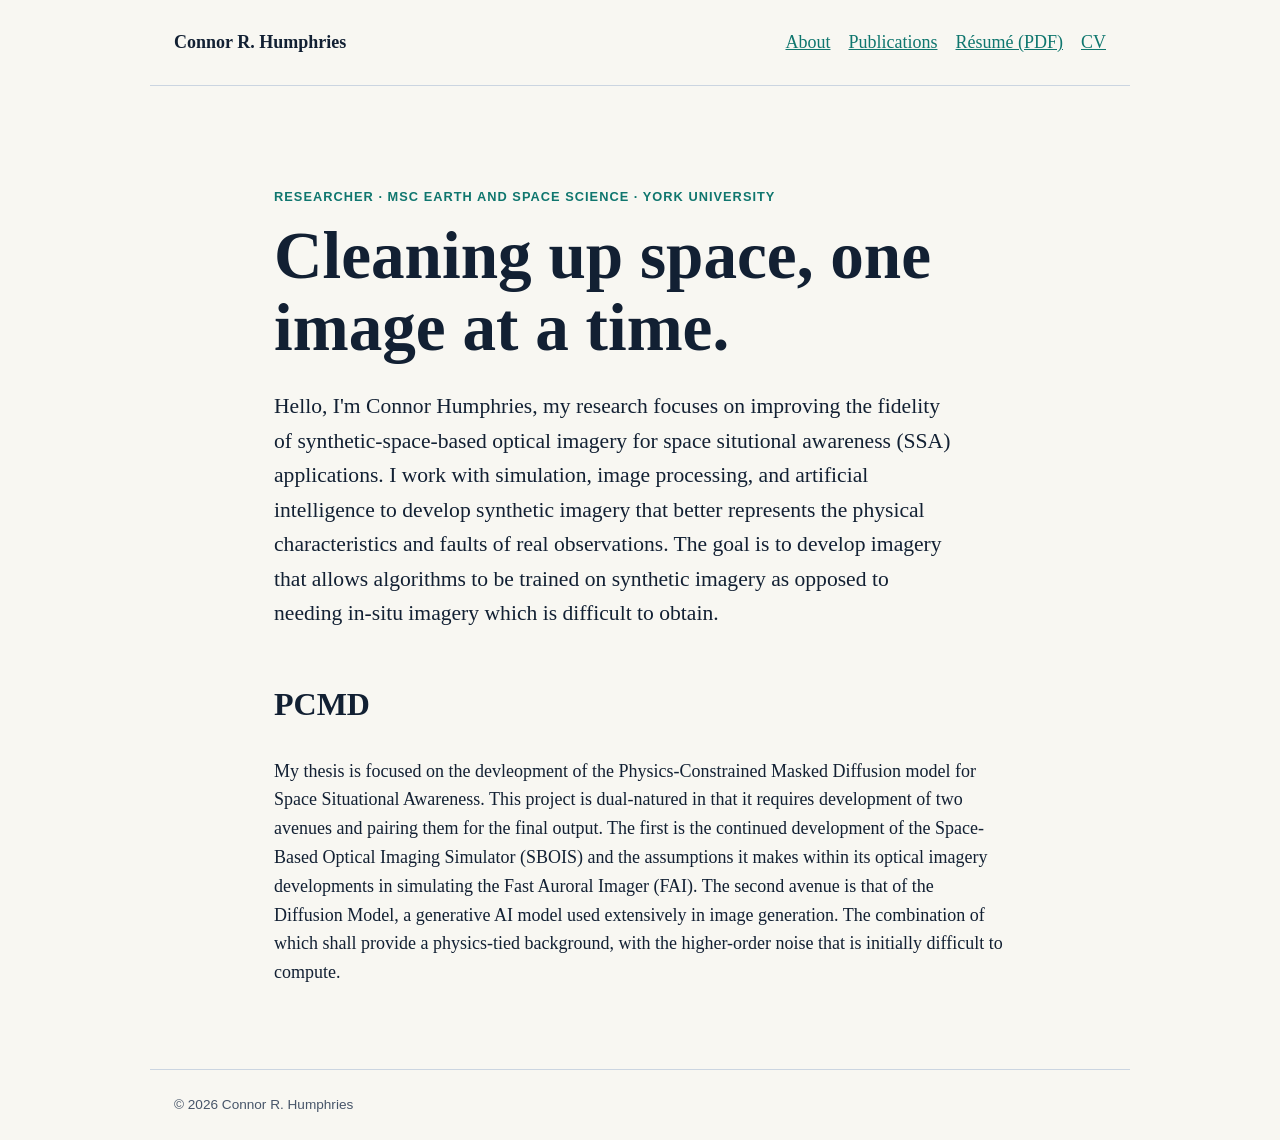
<file: index.html>
<!doctype html>
<html lang="en">
  <head>
    <meta charset="utf-8">
    <meta name="viewport" content="width=device-width, initial-scale=1">
    <meta name="description" content="Academic website for Connor R. Humphries">
    <title>Connor R. Humphries | Researcher</title>
    <link rel="stylesheet" href="style.css">
  </head>
  <body>
    <header class="site-header">
      <a class="wordmark" href="index.html">Connor R. Humphries</a>
      <nav aria-label="Main navigation">
        <a href="index.html">About</a>
        <a href="publications.html">Publications</a>
        <a href="resume.pdf">Résumé (PDF)</a>
        <a href="cv.html">CV</a>
      </nav>
    </header>

    <main>
      <p class="eyebrow">Researcher · MSc Earth and Space Science · York University </p>
      <h1>Cleaning up space, one image at a time. </h1>
      <p class="lede">Hello, I'm Connor Humphries, my research focuses on improving the fidelity of synthetic-space-based optical imagery for space situtional awareness (SSA) applications. I work with simulation, image processing, and artificial intelligence to develop synthetic imagery that better represents the physical characteristics and faults of real observations. The goal is to develop imagery that allows algorithms to be trained on synthetic imagery as opposed to needing in-situ imagery which is difficult to obtain. </p>
      <section>
        <h2>PCMD</h2>
        <p>My thesis is focused on the devleopment of the Physics-Constrained Masked Diffusion model for Space Situational Awareness. This project is dual-natured in that it requires development of two avenues and pairing them for the final output. The first is the continued development of the Space-Based Optical Imaging Simulator (SBOIS) and the assumptions it makes within its optical imagery developments in simulating the Fast Auroral Imager (FAI). The second avenue is that of the Diffusion Model, a generative AI model used extensively in image generation. The combination of which shall provide a physics-tied background, with the higher-order noise that is initially difficult to compute. </p>
      </section>
    </main>

    <footer>© 2026 Connor R. Humphries</footer>
  </body>
</html>
</file>
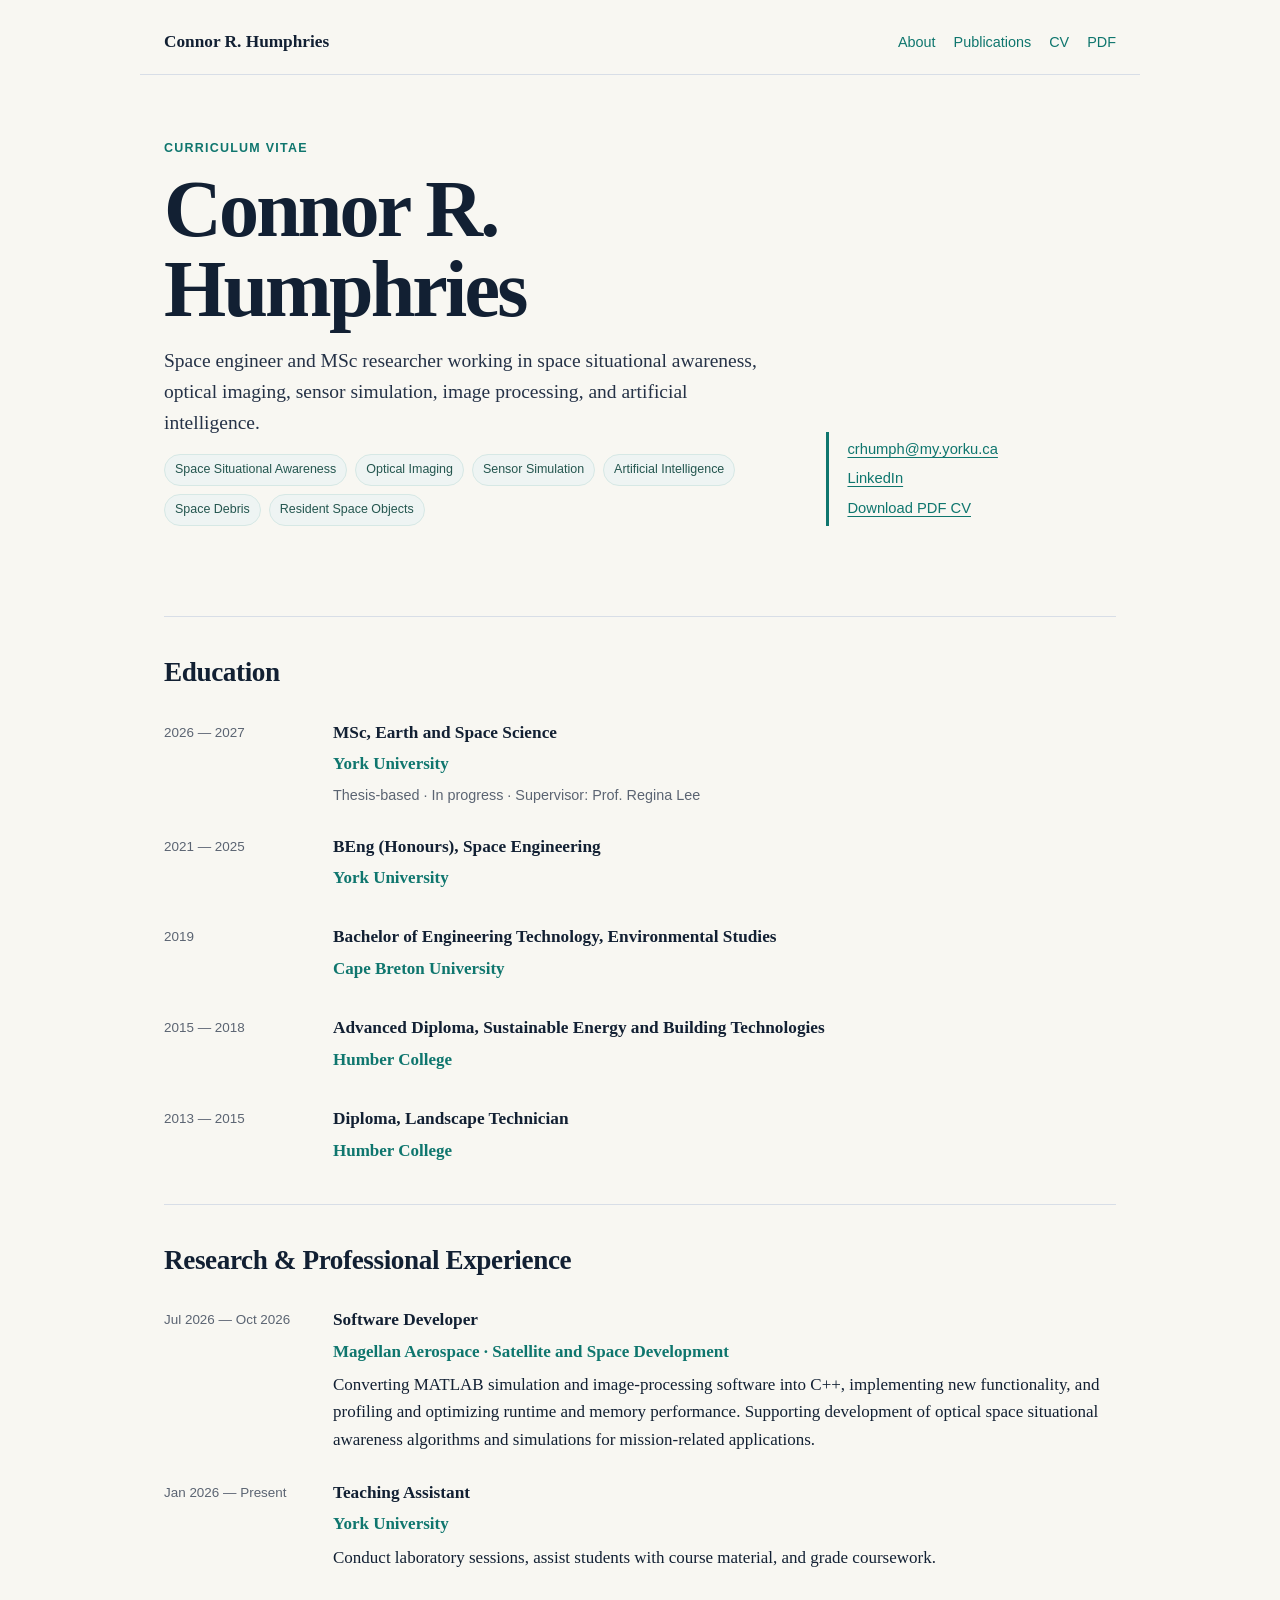
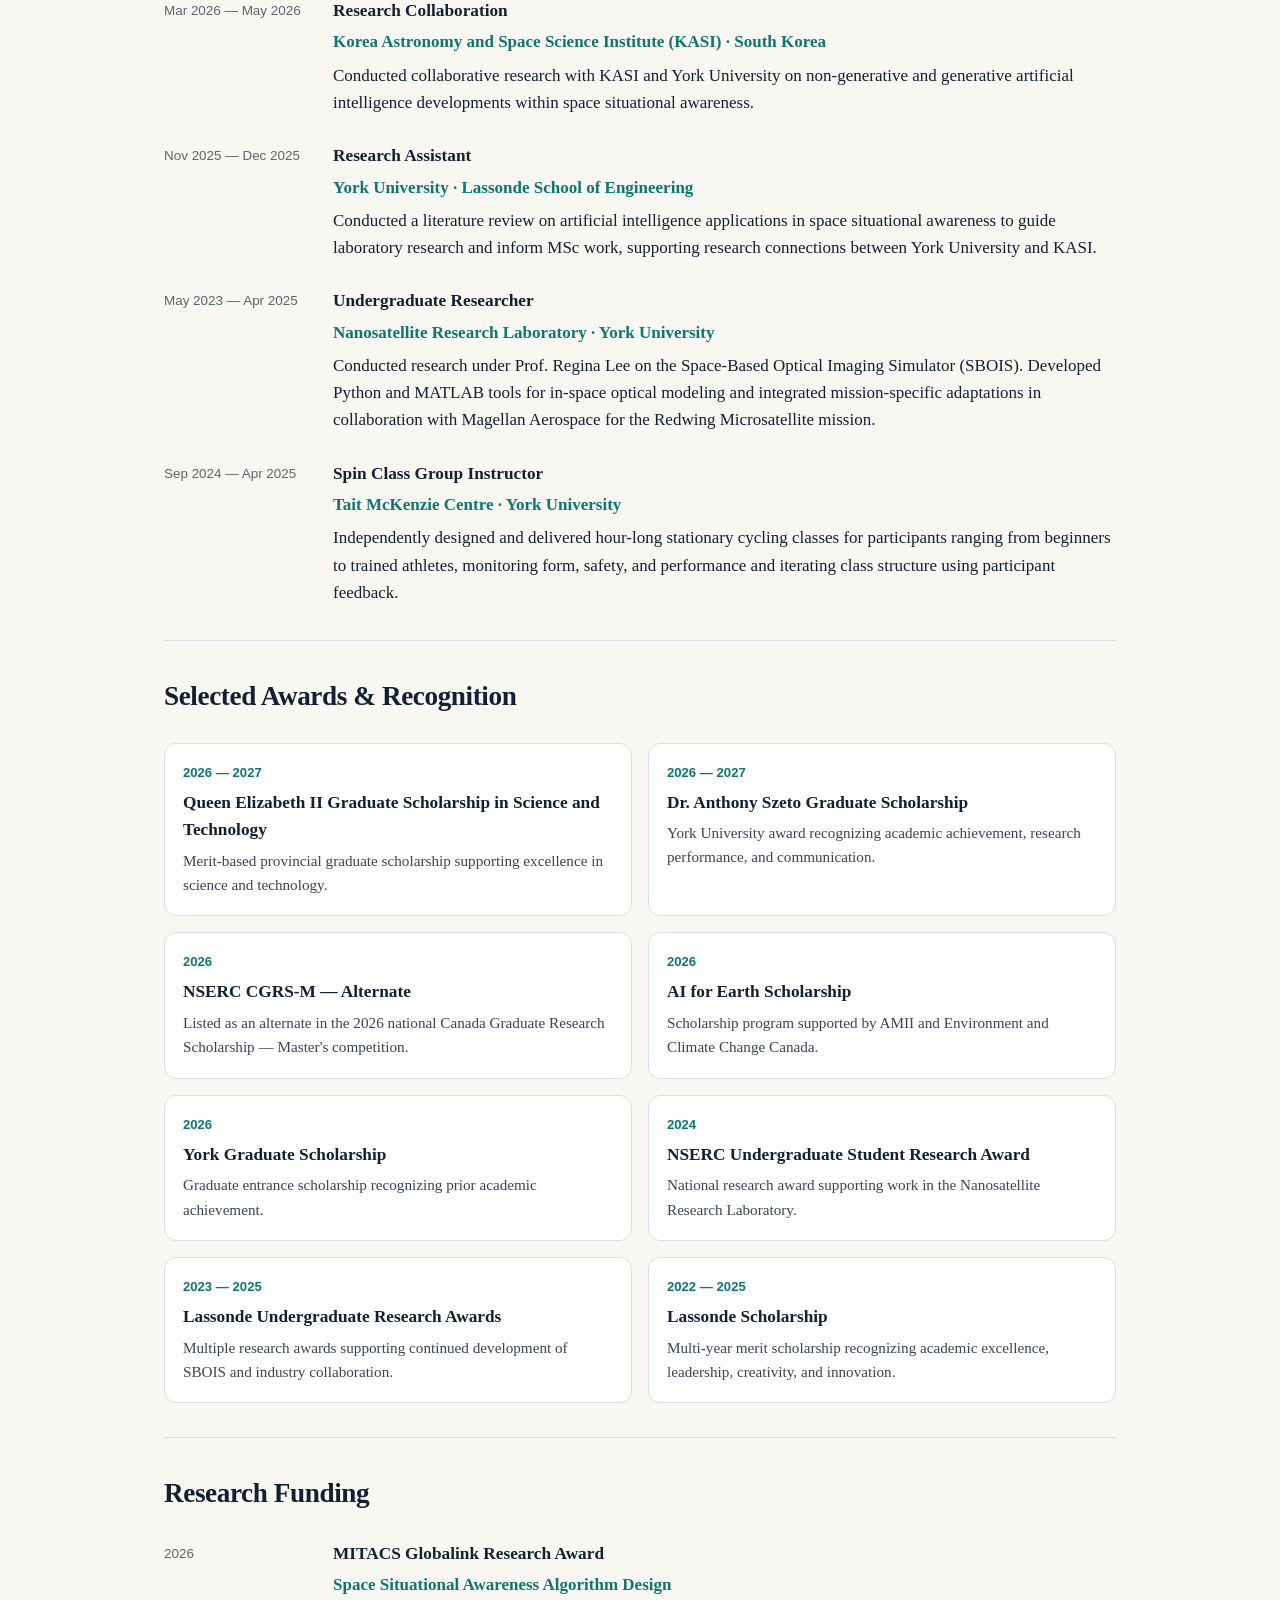
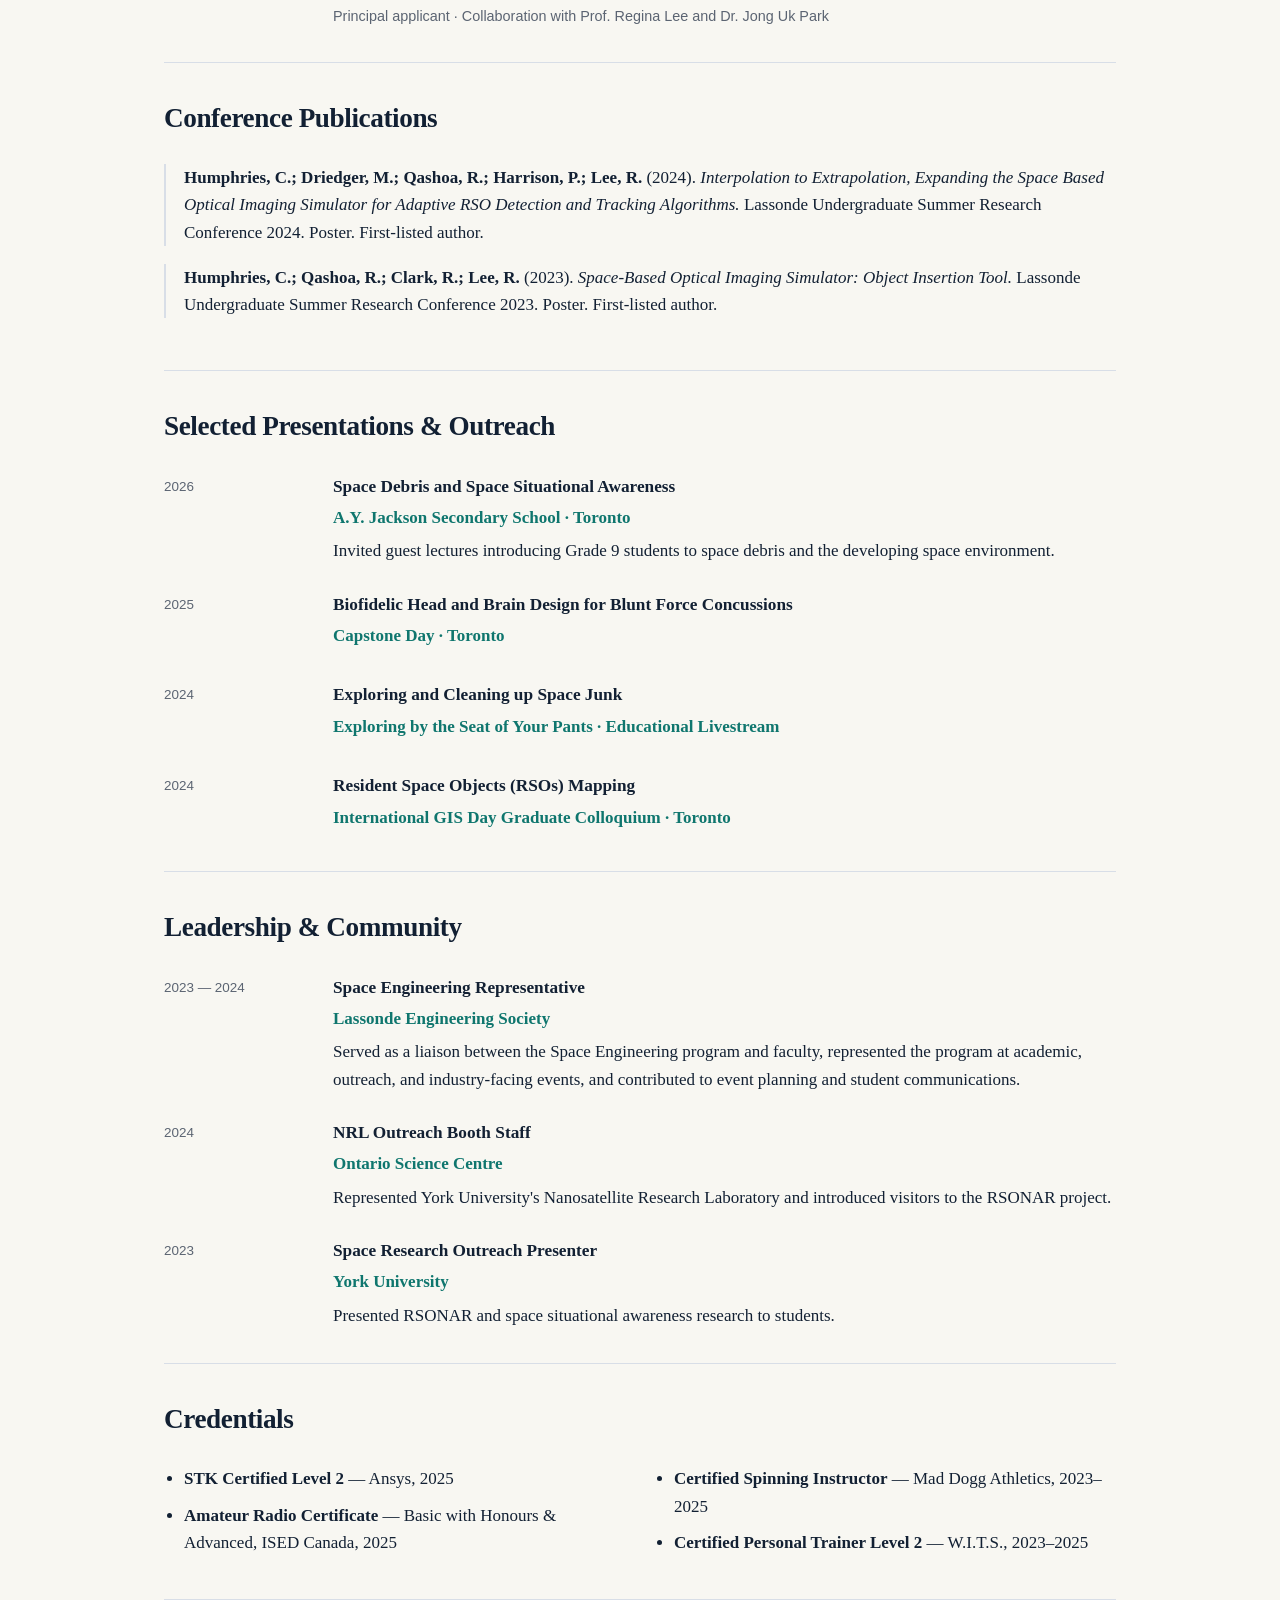
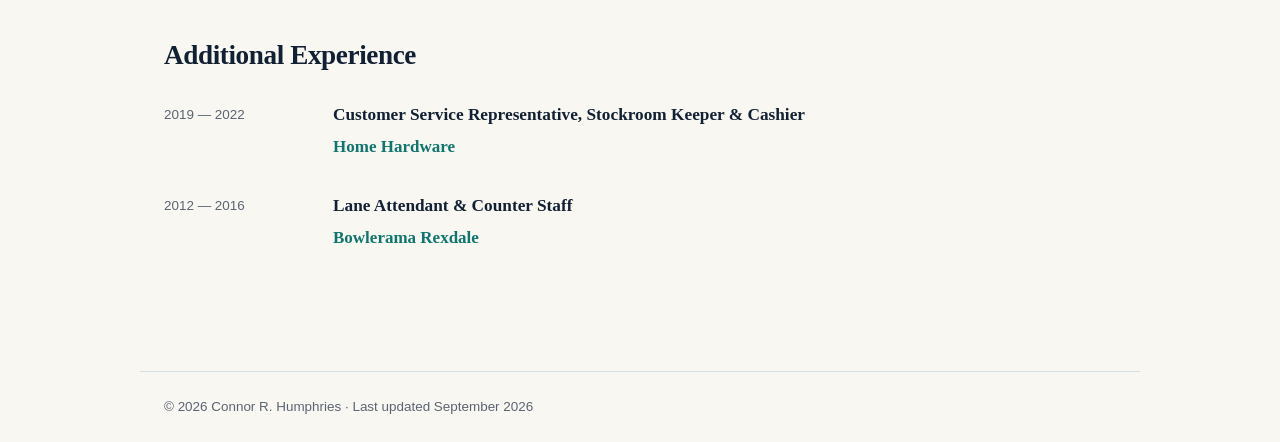
<file: cv.html>
<!doctype html>
<html lang="en">
<head>
  <meta charset="utf-8">
  <meta name="viewport" content="width=device-width, initial-scale=1">
  <meta name="description" content="Curriculum vitae of Connor R. Humphries — space engineer and researcher in space situational awareness, optical imaging, simulation, and artificial intelligence.">
  <title>CV | Connor R. Humphries</title>
  <style>
    :root{--ink:#122033;--muted:#5b6472;--paper:#f8f7f2;--panel:#fff;--accent:#0f766e;--line:#d8dee7;--soft:#eef4f3;--max:1000px}
    *{box-sizing:border-box} html{scroll-behavior:smooth}
    body{margin:0;background:var(--paper);color:var(--ink);font-family:Georgia,"Times New Roman",serif;line-height:1.6;font-size:17px}
    a{color:var(--accent);text-underline-offset:3px}
    .site-header{max-width:var(--max);margin:0 auto;padding:28px 24px 18px;display:flex;justify-content:space-between;gap:24px;align-items:baseline;border-bottom:1px solid var(--line)}
    .wordmark{color:var(--ink);text-decoration:none;font-weight:700;font-size:1.08rem}
    nav{display:flex;flex-wrap:wrap;gap:18px;font-family:Arial,sans-serif;font-size:.9rem} nav a{text-decoration:none}
    main{max-width:var(--max);margin:0 auto;padding:64px 24px 80px}
    .hero{display:grid;grid-template-columns:minmax(0,1.5fr) minmax(230px,.7fr);gap:42px;align-items:end;margin-bottom:56px}
    .eyebrow{margin:0 0 10px;color:var(--accent);font-family:Arial,sans-serif;font-size:.78rem;font-weight:700;letter-spacing:.1em;text-transform:uppercase}
    h1{margin:0 0 16px;font-size:clamp(2.5rem,7vw,5rem);line-height:1;letter-spacing:-.035em}
    .lede{margin:0;max-width:720px;font-size:1.22rem;color:#253247}
    .quick-links{border-left:3px solid var(--accent);padding-left:18px;font-family:Arial,sans-serif;font-size:.92rem}.quick-links a{display:block;margin:6px 0}
    section{padding:34px 0;border-top:1px solid var(--line)} h2{margin:0 0 24px;font-size:1.7rem;letter-spacing:-.015em} h3{margin:0 0 4px;font-size:1.08rem}
    .entry{display:grid;grid-template-columns:145px minmax(0,1fr);gap:24px;padding:0 0 26px}.entry:last-child{padding-bottom:0}
    .date{color:var(--muted);font-family:Arial,sans-serif;font-size:.84rem;padding-top:3px;white-space:nowrap}.org{color:var(--accent);font-weight:700;margin-bottom:6px}.entry p{margin:6px 0 0}.meta{color:var(--muted);font-family:Arial,sans-serif;font-size:.9rem;margin-top:3px}
    .tags{display:flex;flex-wrap:wrap;gap:8px;margin-top:16px}.tag{background:var(--soft);border:1px solid #d6e8e5;color:#24564f;border-radius:999px;padding:5px 10px;font-family:Arial,sans-serif;font-size:.78rem}
    .award-grid{display:grid;grid-template-columns:repeat(2,minmax(0,1fr));gap:16px}.award{background:var(--panel);border:1px solid var(--line);border-radius:12px;padding:18px}.award .year{color:var(--accent);font-family:Arial,sans-serif;font-size:.82rem;font-weight:700;margin-bottom:6px}.award p{margin:5px 0 0;color:#384456;font-size:.95rem}
    .pub{margin:0 0 18px;padding-left:18px;border-left:2px solid var(--line)}.small{font-size:.93rem;color:var(--muted)}
    .two-col{display:grid;grid-template-columns:repeat(2,minmax(0,1fr));gap:28px}ul.clean{margin:0;padding-left:20px}ul.clean li{margin-bottom:9px}
    footer{max-width:var(--max);margin:0 auto;padding:24px;border-top:1px solid var(--line);color:var(--muted);font-family:Arial,sans-serif;font-size:.84rem}
    @media(max-width:760px){.site-header{align-items:flex-start;flex-direction:column}.hero,.two-col,.award-grid{grid-template-columns:1fr}.quick-links{border-left:0;border-top:3px solid var(--accent);padding:14px 0 0}.entry{grid-template-columns:1fr;gap:3px}.date{white-space:normal}main{padding-top:46px}}
  </style>
</head>
<body>
  <header class="site-header">
    <a class="wordmark" href="index.html">Connor R. Humphries</a>
    <nav aria-label="Main navigation">
      <a href="index.html">About</a>
      <a href="publications.html">Publications</a>
      <a href="cv.html" aria-current="page">CV</a>
      <a href="resume.pdf">PDF</a>
    </nav>
  </header>

  <main>
    <section class="hero" style="border-top:0;padding-top:0">
      <div>
        <p class="eyebrow">Curriculum Vitae</p>
        <h1>Connor R. Humphries</h1>
        <p class="lede">Space engineer and MSc researcher working in space situational awareness, optical imaging, sensor simulation, image processing, and artificial intelligence.</p>
        <div class="tags">
          <span class="tag">Space Situational Awareness</span><span class="tag">Optical Imaging</span><span class="tag">Sensor Simulation</span><span class="tag">Artificial Intelligence</span><span class="tag">Space Debris</span><span class="tag">Resident Space Objects</span>
        </div>
      </div>
      <div class="quick-links">
        <a href="mailto:crhumph@my.yorku.ca">crhumph@my.yorku.ca</a>
        <a href="https://www.linkedin.com/in/crhumph-space/">LinkedIn</a>
        <a href="resume.pdf">Download PDF CV</a>
      </div>
    </section>

    <section id="education">
      <h2>Education</h2>
      <div class="entry"><div class="date">2026 — 2027</div><div><h3>MSc, Earth and Space Science</h3><div class="org">York University</div><div class="meta">Thesis-based · In progress · Supervisor: Prof. Regina Lee</div></div></div>
      <div class="entry"><div class="date">2021 — 2025</div><div><h3>BEng (Honours), Space Engineering</h3><div class="org">York University</div></div></div>
      <div class="entry"><div class="date">2019</div><div><h3>Bachelor of Engineering Technology, Environmental Studies</h3><div class="org">Cape Breton University</div></div></div>
      <div class="entry"><div class="date">2015 — 2018</div><div><h3>Advanced Diploma, Sustainable Energy and Building Technologies</h3><div class="org">Humber College</div></div></div>
      <div class="entry"><div class="date">2013 — 2015</div><div><h3>Diploma, Landscape Technician</h3><div class="org">Humber College</div></div></div>
    </section>

    <section id="experience">
      <h2>Research & Professional Experience</h2>
      <div class="entry"><div class="date">Jul 2026 — Oct 2026</div><div><h3>Software Developer</h3><div class="org">Magellan Aerospace · Satellite and Space Development</div><p>Converting MATLAB simulation and image-processing software into C++, implementing new functionality, and profiling and optimizing runtime and memory performance. Supporting development of optical space situational awareness algorithms and simulations for mission-related applications.</p></div></div>
      <div class="entry"><div class="date">Jan 2026 — Present</div><div><h3>Teaching Assistant</h3><div class="org">York University</div><p>Conduct laboratory sessions, assist students with course material, and grade coursework.</p></div></div>
      <div class="entry"><div class="date">Mar 2026 — May 2026</div><div><h3>Research Collaboration</h3><div class="org">Korea Astronomy and Space Science Institute (KASI) · South Korea</div><p>Conducted collaborative research with KASI and York University on non-generative and generative artificial intelligence developments within space situational awareness.</p></div></div>
      <div class="entry"><div class="date">Nov 2025 — Dec 2025</div><div><h3>Research Assistant</h3><div class="org">York University · Lassonde School of Engineering</div><p>Conducted a literature review on artificial intelligence applications in space situational awareness to guide laboratory research and inform MSc work, supporting research connections between York University and KASI.</p></div></div>
      <div class="entry"><div class="date">May 2023 — Apr 2025</div><div><h3>Undergraduate Researcher</h3><div class="org">Nanosatellite Research Laboratory · York University</div><p>Conducted research under Prof. Regina Lee on the Space-Based Optical Imaging Simulator (SBOIS). Developed Python and MATLAB tools for in-space optical modeling and integrated mission-specific adaptations in collaboration with Magellan Aerospace for the Redwing Microsatellite mission.</p></div></div>
      <div class="entry"><div class="date">Sep 2024 — Apr 2025</div><div><h3>Spin Class Group Instructor</h3><div class="org">Tait McKenzie Centre · York University</div><p>Independently designed and delivered hour-long stationary cycling classes for participants ranging from beginners to trained athletes, monitoring form, safety, and performance and iterating class structure using participant feedback.</p></div></div>
    </section>

    <section id="awards">
      <h2>Selected Awards & Recognition</h2>
      <div class="award-grid">
        <article class="award"><div class="year">2026 — 2027</div><h3>Queen Elizabeth II Graduate Scholarship in Science and Technology</h3><p>Merit-based provincial graduate scholarship supporting excellence in science and technology.</p></article>
        <article class="award"><div class="year">2026 — 2027</div><h3>Dr. Anthony Szeto Graduate Scholarship</h3><p>York University award recognizing academic achievement, research performance, and communication.</p></article>
        <article class="award"><div class="year">2026</div><h3>NSERC CGRS-M — Alternate</h3><p>Listed as an alternate in the 2026 national Canada Graduate Research Scholarship — Master's competition.</p></article>
        <article class="award"><div class="year">2026</div><h3>AI for Earth Scholarship</h3><p>Scholarship program supported by AMII and Environment and Climate Change Canada.</p></article>
        <article class="award"><div class="year">2026</div><h3>York Graduate Scholarship</h3><p>Graduate entrance scholarship recognizing prior academic achievement.</p></article>
        <article class="award"><div class="year">2024</div><h3>NSERC Undergraduate Student Research Award</h3><p>National research award supporting work in the Nanosatellite Research Laboratory.</p></article>
        <article class="award"><div class="year">2023 — 2025</div><h3>Lassonde Undergraduate Research Awards</h3><p>Multiple research awards supporting continued development of SBOIS and industry collaboration.</p></article>
        <article class="award"><div class="year">2022 — 2025</div><h3>Lassonde Scholarship</h3><p>Multi-year merit scholarship recognizing academic excellence, leadership, creativity, and innovation.</p></article>
      </div>
    </section>

    <section id="funding">
      <h2>Research Funding</h2>
      <div class="entry"><div class="date">2026</div><div><h3>MITACS Globalink Research Award</h3><div class="org">Space Situational Awareness Algorithm Design</div><div class="meta">Principal applicant · Collaboration with Prof. Regina Lee and Dr. Jong Uk Park</div></div></div>
    </section>

    <section id="publications">
      <h2>Conference Publications</h2>
      <div class="pub"><strong>Humphries, C.; Driedger, M.; Qashoa, R.; Harrison, P.; Lee, R.</strong> (2024). <em>Interpolation to Extrapolation, Expanding the Space Based Optical Imaging Simulator for Adaptive RSO Detection and Tracking Algorithms.</em> Lassonde Undergraduate Summer Research Conference 2024. Poster. First-listed author.</div>
      <div class="pub"><strong>Humphries, C.; Qashoa, R.; Clark, R.; Lee, R.</strong> (2023). <em>Space-Based Optical Imaging Simulator: Object Insertion Tool.</em> Lassonde Undergraduate Summer Research Conference 2023. Poster. First-listed author.</div>
    </section>

    <section id="presentations">
      <h2>Selected Presentations & Outreach</h2>
      <div class="entry"><div class="date">2026</div><div><h3>Space Debris and Space Situational Awareness</h3><div class="org">A.Y. Jackson Secondary School · Toronto</div><p>Invited guest lectures introducing Grade 9 students to space debris and the developing space environment.</p></div></div>
      <div class="entry"><div class="date">2025</div><div><h3>Biofidelic Head and Brain Design for Blunt Force Concussions</h3><div class="org">Capstone Day · Toronto</div></div></div>
      <div class="entry"><div class="date">2024</div><div><h3>Exploring and Cleaning up Space Junk</h3><div class="org">Exploring by the Seat of Your Pants · Educational Livestream</div></div></div>
      <div class="entry"><div class="date">2024</div><div><h3>Resident Space Objects (RSOs) Mapping</h3><div class="org">International GIS Day Graduate Colloquium · Toronto</div></div></div>
    </section>

    <section id="leadership">
      <h2>Leadership & Community</h2>
      <div class="entry"><div class="date">2023 — 2024</div><div><h3>Space Engineering Representative</h3><div class="org">Lassonde Engineering Society</div><p>Served as a liaison between the Space Engineering program and faculty, represented the program at academic, outreach, and industry-facing events, and contributed to event planning and student communications.</p></div></div>
      <div class="entry"><div class="date">2024</div><div><h3>NRL Outreach Booth Staff</h3><div class="org">Ontario Science Centre</div><p>Represented York University's Nanosatellite Research Laboratory and introduced visitors to the RSONAR project.</p></div></div>
      <div class="entry"><div class="date">2023</div><div><h3>Space Research Outreach Presenter</h3><div class="org">York University</div><p>Presented RSONAR and space situational awareness research to students.</p></div></div>
    </section>

    <section id="credentials">
      <h2>Credentials</h2>
      <div class="two-col">
        <div><ul class="clean"><li><strong>STK Certified Level 2</strong> — Ansys, 2025</li><li><strong>Amateur Radio Certificate</strong> — Basic with Honours & Advanced, ISED Canada, 2025</li></ul></div>
        <div><ul class="clean"><li><strong>Certified Spinning Instructor</strong> — Mad Dogg Athletics, 2023–2025</li><li><strong>Certified Personal Trainer Level 2</strong> — W.I.T.S., 2023–2025</li></ul></div>
      </div>
    </section>

    <section id="additional">
      <h2>Additional Experience</h2>
      <div class="entry"><div class="date">2019 — 2022</div><div><h3>Customer Service Representative, Stockroom Keeper & Cashier</h3><div class="org">Home Hardware</div></div></div>
      <div class="entry"><div class="date">2012 — 2016</div><div><h3>Lane Attendant & Counter Staff</h3><div class="org">Bowlerama Rexdale</div></div></div>
    </section>
  </main>

  <footer>© 2026 Connor R. Humphries · Last updated September 2026</footer>
</body>
</html>
</file>
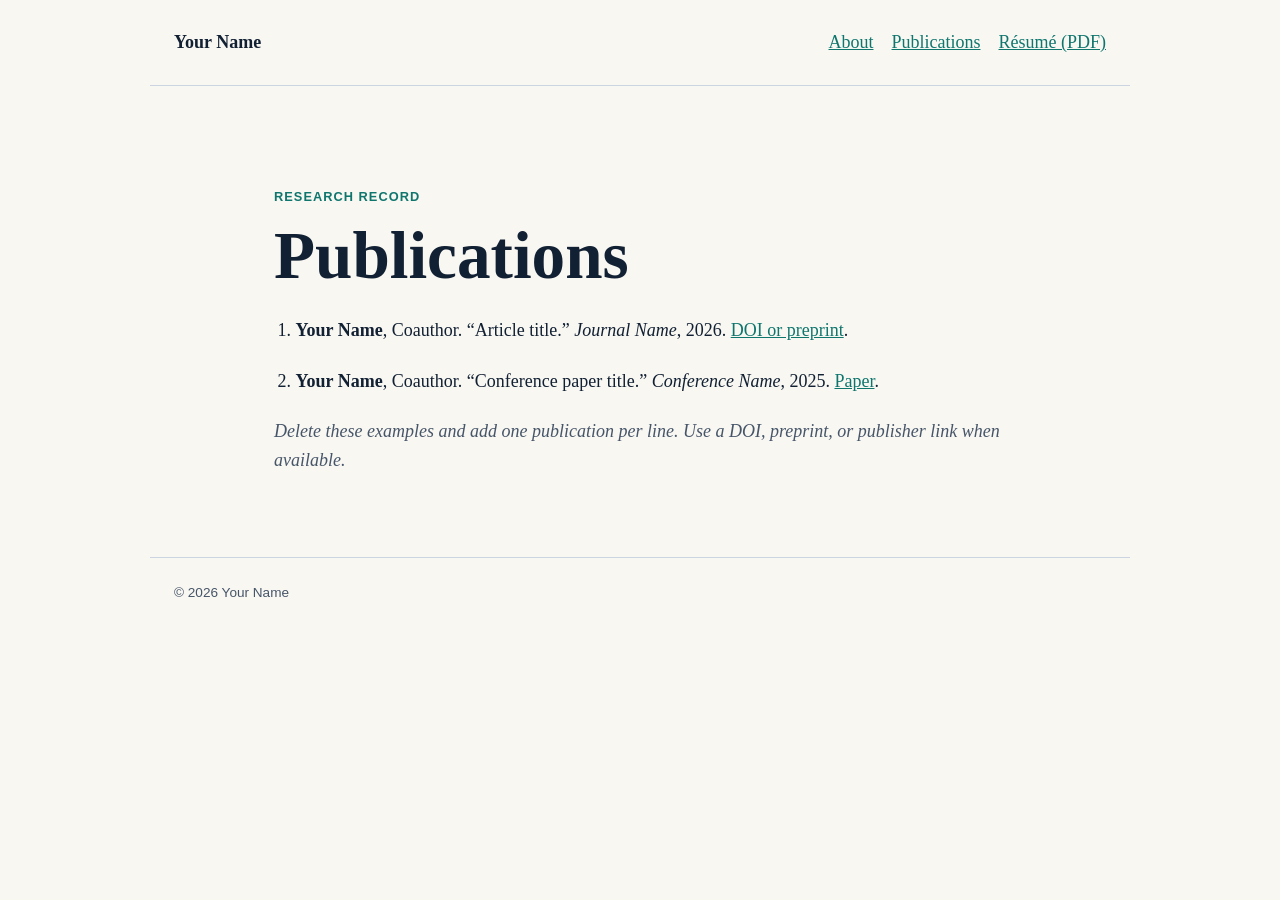
<file: publications.html>
<!doctype html>
<html lang="en">
  <head>
    <meta charset="utf-8">
    <meta name="viewport" content="width=device-width, initial-scale=1">
    <meta name="description" content="Publications by Your Name">
    <title>Publications | Your Name</title>
    <link rel="stylesheet" href="style.css">
  </head>
  <body>
    <header class="site-header">
      <a class="wordmark" href="index.html">Your Name</a>
      <nav aria-label="Main navigation">
        <a href="index.html">About</a>
        <a href="publications.html">Publications</a>
        <a href="resume.pdf">Résumé (PDF)</a>
      </nav>
    </header>

    <main>
      <p class="eyebrow">Research record</p>
      <h1>Publications</h1>
      <ol class="publications">
        <li><strong>Your Name</strong>, Coauthor. “Article title.” <em>Journal Name</em>, 2026. <a href="#">DOI or preprint</a>.</li>
        <li><strong>Your Name</strong>, Coauthor. “Conference paper title.” <em>Conference Name</em>, 2025. <a href="#">Paper</a>.</li>
      </ol>
      <p class="note">Delete these examples and add one publication per line. Use a DOI, preprint, or publisher link when available.</p>
    </main>

    <footer>© 2026 Your Name</footer>
  </body>
</html>
</file>
<file: style.css>
:root {
  --ink: #122033;
  --paper: #f8f7f2;
  --accent: #0f766e;
  --line: #cbd5e1;
}

* { box-sizing: border-box; }

body {
  margin: 0;
  background: var(--paper);
  color: var(--ink);
  font-family: Georgia, "Times New Roman", serif;
  font-size: 18px;
  line-height: 1.6;
}

.site-header {
  display: flex;
  justify-content: space-between;
  align-items: baseline;
  gap: 24px;
  max-width: 980px;
  margin: 0 auto;
  padding: 28px 24px;
  border-bottom: 1px solid var(--line);
}

.wordmark { color: var(--ink); font-weight: 700; text-decoration: none; }
nav { display: flex; flex-wrap: wrap; gap: 18px; }
a { color: var(--accent); }

main { max-width: 780px; margin: 0 auto; padding: 88px 24px 64px; }
.eyebrow { color: var(--accent); font-family: Arial, sans-serif; font-size: 0.8rem; font-weight: 700; letter-spacing: 0.08em; text-transform: uppercase; }
h1 {
  font-size: clamp(2.4rem, 6vw, 4.2rem);
  line-height: 1.08;
  margin: 0 0 24px;
}

h2 {
  font-size: 2rem;
  margin-top: 48px;
}
.lede { font-size: 1.35rem; max-width: 680px; }
.publications { padding-left: 1.35rem; }
.publications li { margin: 0 0 1.35rem; }
.note { color: #475569; font-style: italic; }
footer { max-width: 980px; margin: 0 auto; padding: 24px; border-top: 1px solid var(--line); color: #475569; font-family: Arial, sans-serif; font-size: 0.85rem; }

@media (max-width: 650px) {
  .site-header { align-items: flex-start; flex-direction: column; }
  main { padding-top: 56px; }
}
</file>
